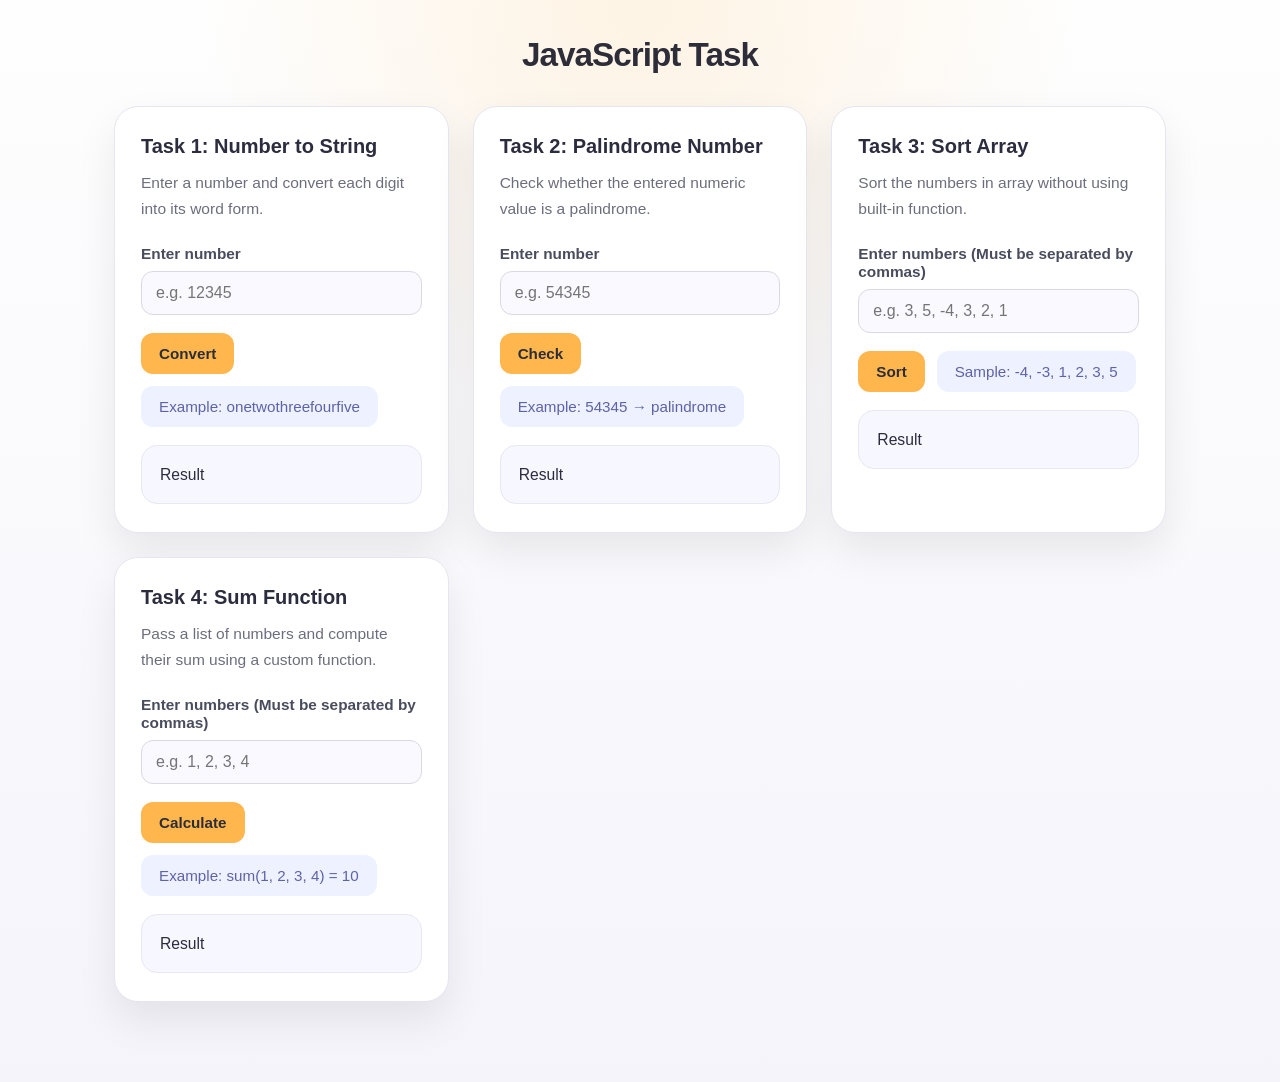
<file: cs128-js-hw.html>
<!DOCTYPE html>
<html lang="en">

<head>
    <meta charset="UTF-8" />
    <meta name="viewport" content="width=device-width, initial-scale=1.0" />
    <title>CS128 JavaScript Homework</title>
    <style>
         :root {
            --bg: #f5f4fb;
            --card: #fff;
            --accent: #ffb74d;
            --accent-dark: #f49f26;
            --text: #2c2d38;
            --muted: #6d6e7d;
            --border: #e6e6f0;
            --shadow: 0 18px 40px rgba(0, 0, 0, 0.08);
        }
        
        * {
            box-sizing: border-box;
        }
        
        body {
            margin: 0;
            font-family: 'Segoe UI', Tahoma, Geneva, Verdana, sans-serif;
            background: radial-gradient(circle at top, rgba(255, 183, 77, 0.15), transparent 35%), linear-gradient(180deg, #fefefe 0%, #f5f4fb 100%);
            color: var(--text);
        }
        
        .page {
            max-width: 1100px;
            margin: 0 auto;
            padding: 36px 24px 80px;
        }
        
        header {
            text-align: center;
            margin-bottom: 32px;
        }
        
        header h1 {
            margin: 0;
            font-size: clamp(2rem, 2.6vw, 3rem);
            letter-spacing: -0.03em;
        }
        
        header p {
            margin: 12px auto 0;
            max-width: 680px;
            color: var(--muted);
            font-size: 1rem;
            line-height: 1.6;
        }
        
        .grid {
            display: grid;
            grid-template-columns: repeat(auto-fit, minmax(320px, 1fr));
            gap: 24px;
        }
        
        .task-card {
            background: var(--card);
            border: 1px solid var(--border);
            border-radius: 24px;
            padding: 28px 26px;
            box-shadow: var(--shadow);
        }
        
        .task-card h2 {
            margin: 0 0 12px;
            font-size: 1.25rem;
            color: #2b2d3f;
        }
        
        .task-card .description {
            margin: 0 0 22px;
            color: var(--muted);
            line-height: 1.7;
            font-size: 0.97rem;
        }
        
        .field {
            margin-bottom: 18px;
        }
        
        .field label {
            display: block;
            margin-bottom: 8px;
            font-weight: 600;
            font-size: 0.96rem;
            color: #494c5d;
        }
        
        .field input,
        .field textarea {
            width: 100%;
            min-height: 44px;
            border: 1px solid #d9d9e6;
            border-radius: 12px;
            padding: 12px 14px;
            font-size: 1rem;
            color: #2b2d3f;
            background: #faf9ff;
            resize: vertical;
        }
        
        .field textarea {
            min-height: 80px;
        }
        
        .controls {
            display: flex;
            flex-wrap: wrap;
            gap: 12px;
            align-items: center;
            margin-bottom: 18px;
        }
        
        .controls button,
        .controls .hint {
            border: none;
            border-radius: 12px;
            padding: 12px 18px;
            font-size: 0.95rem;
            cursor: pointer;
        }
        
        .controls button {
            background: var(--accent);
            color: #2c2d38;
            font-weight: 700;
            transition: transform 0.15s ease, background 0.15s ease;
        }
        
        .controls button:hover {
            transform: translateY(-1px);
            background: var(--accent-dark);
        }
        
        .controls .hint {
            background: #eef1ff;
            color: #5f63a6;
            cursor: text;
        }
        
        .output {
            min-height: 50px;
            padding: 16px 18px;
            border-radius: 16px;
            background: #f7f7ff;
            border: 1px solid #e7e7f6;
            color: #2b2d3f;
            font-size: 0.98rem;
            line-height: 1.6;
            white-space: pre-wrap;
            word-break: break-word;
        }
        
        .output strong {
            color: #333;
        }
        
        .footer {
            text-align: center;
            margin-top: 42px;
            color: var(--muted);
            font-size: 0.95rem;
        }
    </style>
</head>

<body>
    <div class="page">
        <header>
            <h1>JavaScript Task</h1>
        </header>

        <div class="grid">
            <section class="task-card" id="task1">
                <h2>Task 1: Number to String</h2>
                <p class="description">Enter a number and convert each digit into its word form.</p>
                <div class="field">
                    <label for="numberToStringInput">Enter number</label>
                    <input id="numberToStringInput" type="text" placeholder="e.g. 12345" />
                </div>
                <div class="controls">
                    <button type="button" onclick="convertNumberToString()">Convert</button>
                    <div class="hint">Example: onetwothreefourfive</div>
                </div>
                <div class="output" id="numberToStringResult">Result</div>
            </section>

            <section class="task-card" id="task2">
                <h2>Task 2: Palindrome Number</h2>
                <p class="description">Check whether the entered numeric value is a palindrome.</p>
                <div class="field">
                    <label for="palindromeInput">Enter number</label>
                    <input id="palindromeInput" type="text" placeholder="e.g. 54345" />
                </div>
                <div class="controls">
                    <button type="button" onclick="checkPalindrome()">Check</button>
                    <div class="hint">Example: 54345 → palindrome</div>
                </div>
                <div class="output" id="palindromeResult">Result</div>
            </section>

            <section class="task-card" id="task3">
                <h2>Task 3: Sort Array</h2>
                <p class="description">Sort the numbers in array without using built-in function.</p>
                <div class="field">
                    <label for="sortArrayInput">Enter numbers (Must be separated by commas)</label>
                    <input id="sortArrayInput" type="text" placeholder="e.g. 3, 5, -4, 3, 2, 1" />
                </div>
                <div class="controls">
                    <button type="button" onclick="sortArrayManually()">Sort</button>
                    <div class="hint">Sample: -4, -3, 1, 2, 3, 5</div>
                </div>
                <div class="output" id="sortArrayResult">Result</div>
            </section>

            <section class="task-card" id="task4">
                <h2>Task 4: Sum Function</h2>
                <p class="description">Pass a list of numbers and compute their sum using a custom function.</p>
                <div class="field">
                    <label for="sumInput">Enter numbers (Must be separated by commas)</label>
                    <input id="sumInput" type="text" placeholder="e.g. 1, 2, 3, 4" />
                </div>
                <div class="controls">
                    <button type="button" onclick="sumNumbers()">Calculate</button>
                    <div class="hint">Example: sum(1, 2, 3, 4) = 10</div>
                </div>
                <div class="output" id="sumResult">Result</div>
            </section>
        </div>

    </div>

    <script>
        const digitNames = {
            '0': 'zero',
            '1': 'one',
            '2': 'two',
            '3': 'three',
            '4': 'four',
            '5': 'five',
            '6': 'six',
            '7': 'seven',
            '8': 'eight',
            '9': 'nine'
        };

        function convertNumberToString() {
            const input = document.getElementById('numberToStringInput').value.trim();
            const resultEl = document.getElementById('numberToStringResult');

            if (!input) {
                resultEl.textContent = 'Please enter a number.';
                return;
            }

            const cleaned = input.replace(/\s+/g, '');
            if (!/^[-+]?\d+$/.test(cleaned)) {
                resultEl.textContent = 'Only whole numbers are allowed. Remove decimals or letters and try again.';
                return;
            }

            const sign = cleaned.startsWith('-') ? 'minus' : cleaned.startsWith('+') ? 'plus' : '';
            const digits = cleaned.replace(/^[-+]/, '').split('');
            const converted = digits.map(digit => digitNames[digit] || '?').join('');
            resultEl.textContent = sign ? sign + converted : converted;
        }

        function checkPalindrome() {
            const input = document.getElementById('palindromeInput').value.trim();
            const resultEl = document.getElementById('palindromeResult');

            if (!input) {
                resultEl.textContent = 'Please enter a number.';
                return;
            }

            const cleaned = input.replace(/\s+/g, '');
            if (!/^[-+]?\d+$/.test(cleaned)) {
                resultEl.textContent = 'Only whole numbers are allowed. Try again.';
                return;
            }

            const normalized = cleaned.replace(/^[-+]/, '');
            const reversed = normalized.split('').reverse().join('');
            const isPalindrome = normalized === reversed;
            resultEl.innerHTML = isPalindrome ?
                `<strong>${cleaned}</strong> is a palindrome number.` :
                `<strong>${cleaned}</strong> is not a palindrome number.`;
        }

        function sortArrayManually() {
            const input = document.getElementById('sortArrayInput').value.trim();
            const resultEl = document.getElementById('sortArrayResult');

            if (!input) {
                resultEl.textContent = 'Please enter some numbers separated by commas.';
                return;
            }

            const values = input.split(',').map(item => item.trim()).filter(item => item !== '');
            const numbers = values.map(value => Number(value));

            if (numbers.some(value => Number.isNaN(value))) {
                resultEl.textContent = 'Please provide a valid comma-separated list of numbers.';
                return;
            }

            // simple bubble sort implementation
            const sorted = numbers.slice();
            for (let i = 0; i < sorted.length - 1; i += 1) {
                for (let j = 0; j < sorted.length - 1 - i; j += 1) {
                    if (sorted[j] > sorted[j + 1]) {
                        const temp = sorted[j];
                        sorted[j] = sorted[j + 1];
                        sorted[j + 1] = temp;
                    }
                }
            }

            resultEl.innerHTML = `<strong>Sorted result:</strong> ${sorted.join(', ')}.`;
        }

        function sumNumbers() {
            const input = document.getElementById('sumInput').value.trim();
            const resultEl = document.getElementById('sumResult');

            if (!input) {
                resultEl.textContent = 'Please enter some numbers separated by commas.';
                return;
            }

            const values = input.split(',').map(item => item.trim()).filter(item => item !== '');
            const numbers = values.map(value => Number(value));

            if (numbers.some(value => Number.isNaN(value))) {
                resultEl.textContent = 'Please provide a valid comma-separated list of numbers.';
                return;
            }

            const total = calculateSum(...numbers);
            resultEl.innerHTML = `sum(${numbers.join(', ')}) = <strong>${total}</strong>`;
        }

        function calculateSum(...nums) {
            let total = 0;
            for (let i = 0; i < nums.length; i += 1) {
                total += nums[i];
            }
            return total;
        }
    </script>

</body>

</html>
</file>
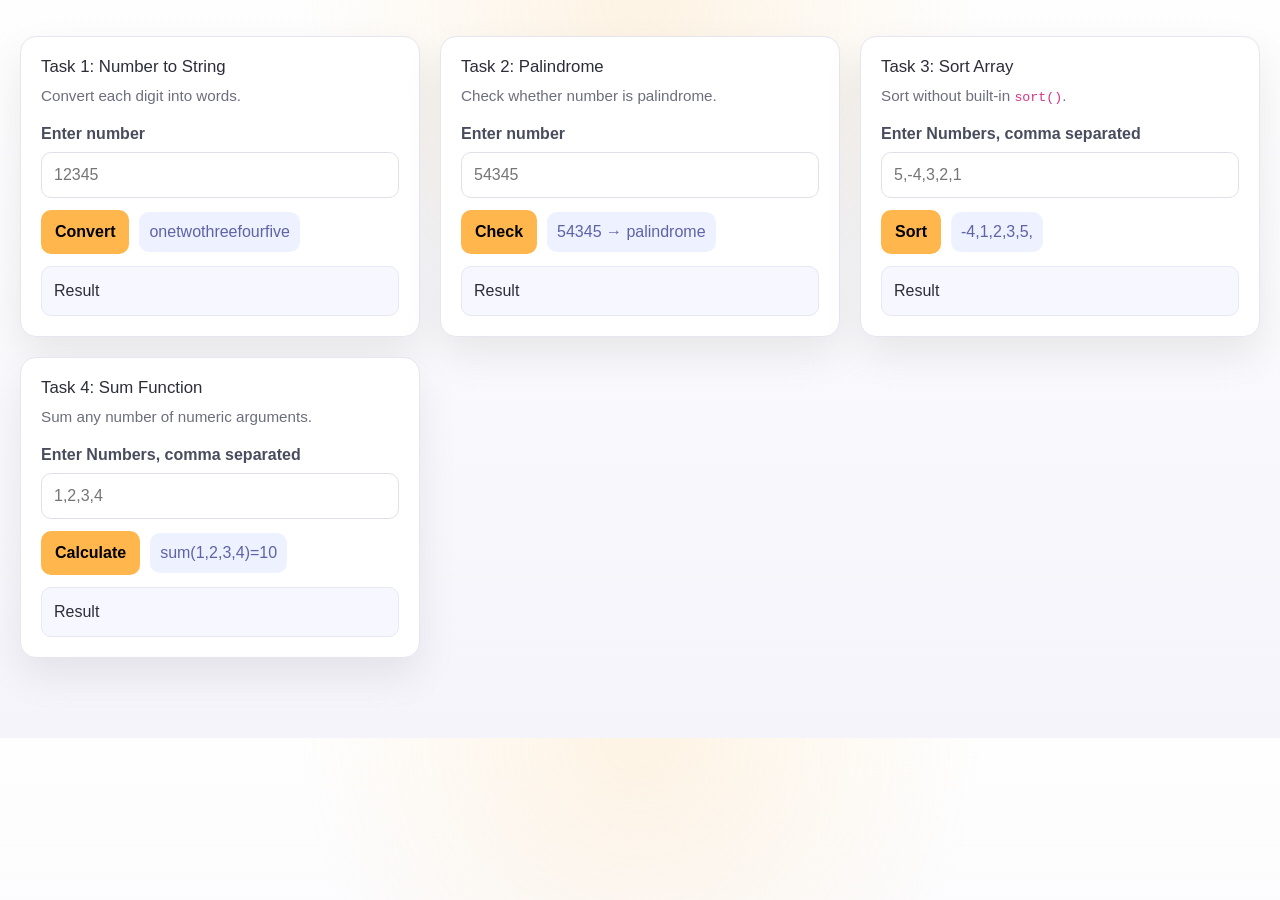
<file: cs128hww.html>
<!DOCTYPE html>
<html lang="en">

<head>
    <meta charset="UTF-8" />
    <meta name="viewport" content="width=device-width, initial-scale=1.0" />
    <title>CS128 Homework</title>
    <link href="https://cdn.jsdelivr.net/npm/bootstrap@5.0.2/dist/css/bootstrap.min.css" rel="stylesheet" integrity="sha384-EVSTQN3/azprG1Anm3QDgpJLIm9Nao0Yz1ztcQTwFspd3yD65VohhpuuCOmLASjC" crossorigin="anonymous">
    <script src="https://cdn.jsdelivr.net/npm/bootstrap@5.0.2/dist/js/bootstrap.bundle.min.js" integrity="sha384-MrcW6ZMFYlzcLA8Nl+NtUVF0sA7MsXsP1UyJoMp4YLEuNSfAP+JcXn/tWtIaxVXM" crossorigin="anonymous"></script>
    <style>
         :root {
            --bg: #f5f4fb;
            --card: #fff;
            --accent: #ffb74d;
            --accent-dark: #f49f26;
            --text: #2c2d38;
            --muted: #6d6e7d;
            --border: #e6e6f0;
            --shadow: 0 18px 40px rgba(0, 0, 0, 0.08);
        }
        
        * {
            box-sizing: border-box;
        }
        
        body {
            margin: 0;
            font-family: 'Segoe UI', Tahoma, Geneva, Verdana, sans-serif;
            background: radial-gradient(circle at top, rgba(255, 183, 77, 0.15), transparent 35%), linear-gradient(180deg, #fefefe 0%, #f5f4fb 100%);
            color: var(--text);
        }
        
        .page {
            max-width: 1300px;
            margin: 0 auto;
            padding: 36px 20px 80px;
        }
        
        .grid {
            display: grid;
            grid-template-columns: 1fr;
            gap: 20px;
        }
        
        @media (min-width: 640px) {
            .grid {
                grid-template-columns: repeat(2, 1fr);
            }
        }
        
        @media (min-width: 1000px) {
            .grid {
                grid-template-columns: repeat(3, 1fr);
            }
        }
        
        @media (min-width: 1400px) {
            .grid {
                grid-template-columns: repeat(4, 1fr);
            }
        }
        
        .task-card {
            background: var(--card);
            border: 1px solid var(--border);
            border-radius: 16px;
            padding: 20px;
            box-shadow: var(--shadow);
        }
        
        .task-card h2 {
            margin: 0 0 8px;
            font-size: 1.05rem;
        }
        
        .task-card .description {
            margin: 0 0 14px;
            color: var(--muted);
            font-size: 0.95rem;
        }
        
        .field {
            margin-bottom: 12px;
        }
        
        .field label {
            display: block;
            margin-bottom: 6px;
            font-weight: 600;
            color: #494c5d;
        }
        
        .field input {
            width: 100%;
            padding: 10px 12px;
            border-radius: 10px;
            border: 1px solid #e0e0ea;
        }
        
        .controls {
            display: flex;
            gap: 10px;
            align-items: center;
            margin-bottom: 12px;
        }
        
        .controls button {
            background: var(--accent);
            border: none;
            padding: 10px 14px;
            border-radius: 10px;
            font-weight: 700;
            cursor: pointer;
        }
        
        .controls button:hover {
            background: var(--accent-dark);
        }
        
        .controls .hint {
            background: #eef1ff;
            padding: 8px 10px;
            border-radius: 10px;
            color: #5f63a6;
        }
        
        .output {
            min-height: 42px;
            padding: 12px;
            border-radius: 10px;
            background: #f7f7ff;
            border: 1px solid #e7e7f6;
        }
    </style>
</head>

<body>
    <div class="page">

        <div class="grid">
            <section class="task-card">
                <h2>Task 1: Number to String</h2>
                <p class="description">Convert each digit into words.</p>
                <div class="field"><label>Enter number</label><input id="n1" placeholder="12345"></div>
                <div class="controls"><button onclick="convertNumberToString()">Convert</button>
                    <div class="hint">onetwothreefourfive</div>
                </div>
                <div class="output" id="r1">Result</div>
            </section>

            <section class="task-card">
                <h2>Task 2: Palindrome</h2>
                <p class="description">Check whether number is palindrome.</p>
                <div class="field"><label>Enter number</label><input id="n2" placeholder="54345"></div>
                <div class="controls"><button onclick="checkPalindrome()">Check</button>
                    <div class="hint">54345 → palindrome</div>
                </div>
                <div class="output" id="r2">Result</div>
            </section>

            <section class="task-card">
                <h2>Task 3: Sort Array</h2>
                <p class="description">Sort without built-in <code>sort()</code>.</p>
                <div class="field"><label>Enter Numbers, comma separated</label><input id="n3" placeholder="5,-4,3,2,1"></div>
                <div class="controls"><button onclick="sortArrayManually()">Sort</button>
                    <div class="hint">-4,1,2,3,5,</div>
                </div>
                <div class="output" id="r3">Result</div>
            </section>

            <section class="task-card">
                <h2>Task 4: Sum Function</h2>
                <p class="description">Sum any number of numeric arguments.</p>
                <div class="field"><label>Enter Numbers, comma separated</label><input id="n4" placeholder="1,2,3,4"></div>
                <div class="controls"><button onclick="sumNumbers()">Calculate</button>
                    <div class="hint">sum(1,2,3,4)=10</div>
                </div>
                <div class="output" id="r4">Result</div>
            </section>
        </div>

        <script>
            const digitNames = {
                '0': 'zero',
                '1': 'one',
                '2': 'two',
                '3': 'three',
                '4': 'four',
                '5': 'five',
                '6': 'six',
                '7': 'seven',
                '8': 'eight',
                '9': 'nine'
            };

            function convertNumberToString() {
                const i = document.getElementById('n1').value.trim(),
                    o = document.getElementById('r1');
                if (!i) {
                    o.textContent = 'Please enter a number.';
                    return
                }
                const c = i.replace(/\s+/g, '');
                if (!/^[-+]?\d+$/.test(c)) {
                    o.textContent = 'Only numbers are allowed.';
                    return
                }
                const s = c.startsWith('-') ? 'minus' : c.startsWith('+') ? 'plus' : '';
                const d = c.replace(/^[-+]/, '').split('');
                o.textContent = (s ? s : '') + d.map(x => digitNames[x] || '?').join('');
            }

            function checkPalindrome() {
                const i = document.getElementById('n2').value.trim(),
                    o = document.getElementById('r2');
                if (!i) {
                    o.textContent = 'Please enter a number.';
                    return
                }
                const c = i.replace(/\s+/g, '');
                if (!/^[-+]?\d+$/.test(c)) {
                    o.textContent = 'Only numbers allowed.';
                    return
                }
                const n = c.replace(/^[-+]/, ''),
                    r = n.split('').reverse().join('');
                o.innerHTML = (n === r) ? `<strong>${c}</strong> is a palindrome.` : `<strong>${c}</strong> is not a palindrome.`
            }

            function sortArrayManually() {
                const i = document.getElementById('n3').value.trim(),
                    o = document.getElementById('r3');
                if (!i) {
                    o.textContent = 'Enter numbers.';
                    return
                }
                const vals = i.split(',').map(s => s.trim()).filter(Boolean);
                const nums = vals.map(Number);
                if (nums.some(Number.isNaN)) {
                    o.textContent = 'Invalid numbers.';
                    return
                }
                const arr = nums.slice();
                for (let a = 0; a < arr.length - 1; a++) {
                    for (let b = 0; b < arr.length - 1 - a; b++) {
                        if (arr[b] > arr[b + 1]) {
                            [arr[b], arr[b + 1]] = [arr[b + 1], arr[b]]
                        }
                    }
                }
                o.textContent = arr.join(', ')
            }

            function sumNumbers() {
                const i = document.getElementById('n4').value.trim(),
                    o = document.getElementById('r4');
                if (!i) {
                    o.textContent = 'Enter numbers.';
                    return
                }
                const vals = i.split(',').map(s => s.trim()).filter(Boolean);
                const nums = vals.map(Number);
                if (nums.some(Number.isNaN)) {
                    o.textContent = 'Invalid numbers.';
                    return
                }
                let t = 0;
                for (let v of nums) t += v;
                o.innerHTML = `sum(${nums.join(', ')}) = <strong>${t}</strong>`
            }
        </script>
</body>

</html>
</file>
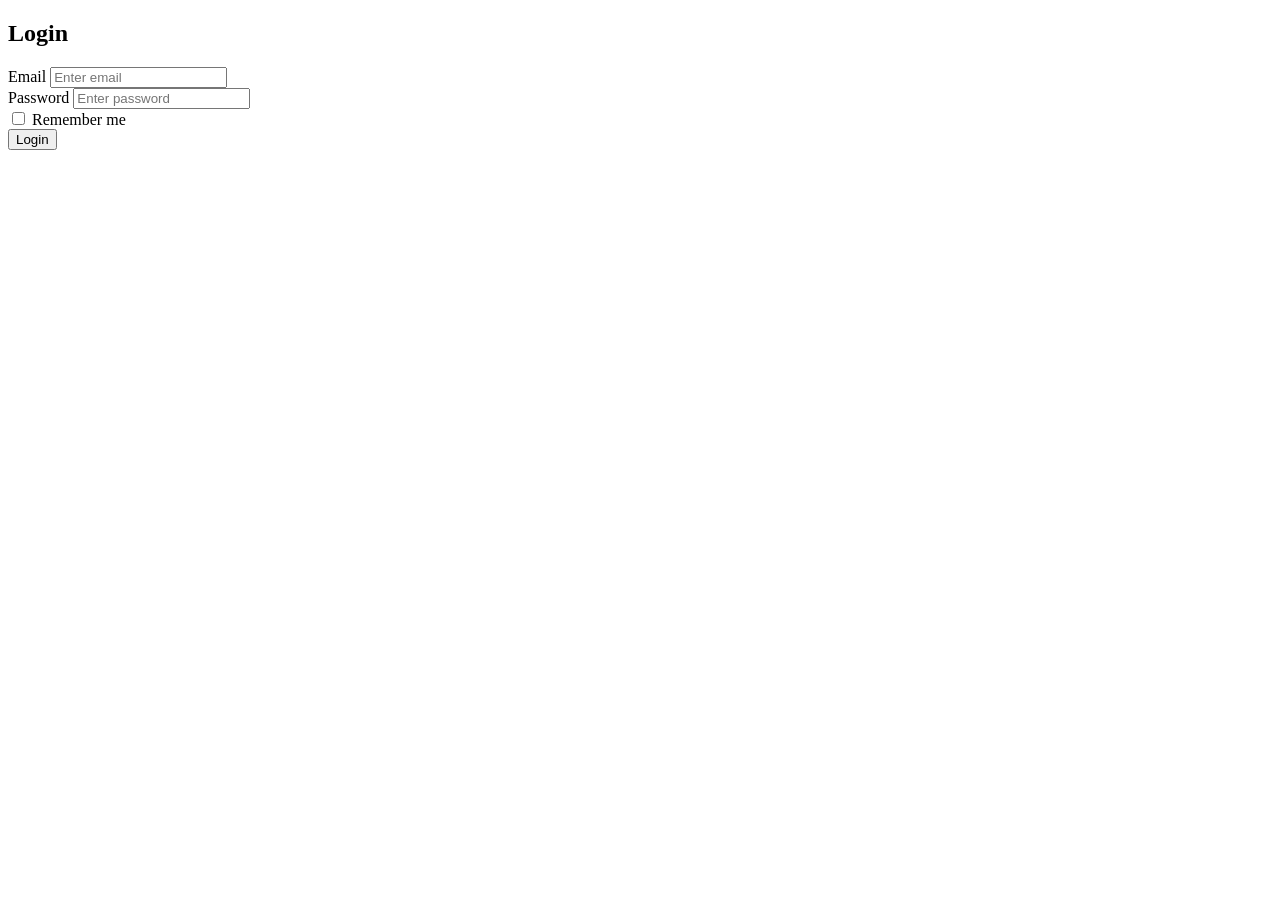
<file: kik.html>
<!DOCTYPE html>
<html lang="en">

<head>
    <meta charset="UTF-8">
    <meta name="viewport" content="width=device-width, initial-scale=1.0">
    <title>Document</title>
</head>

<body>
    <div class="container mt-5">
        <div class="row justify-content-center align-items-center vh-100">
            <div class="col-md-5">

                <div class="card shadow p-4 rounded-4">

                    <h2 class="text-center mb-4">Login</h2>

                    <form>

                        <!-- Email -->
                        <div class="mb-3">
                            <label class="form-label">Email</label>
                            <input type="email" class="form-control" placeholder="Enter email">
                        </div>

                        <!-- Password -->
                        <div class="mb-3">
                            <label class="form-label">Password</label>
                            <input type="password" class="form-control" placeholder="Enter password">
                        </div>

                        <!-- Remember me -->
                        <div class="form-check mb-3">
                            <input type="checkbox" class="form-check-input" id="remember">
                            <label class="form-check-label" for="remember">
                                Remember me
                            </label>
                        </div>

                        <!-- Button -->
                        <button type="submit" class="btn btn-primary w-100" onclick="alert('You successfully login.')">
                            Login
                        </button>

                    </form>

                </div>

            </div>
        </div>
    </div>

</body>

</html>
</file>
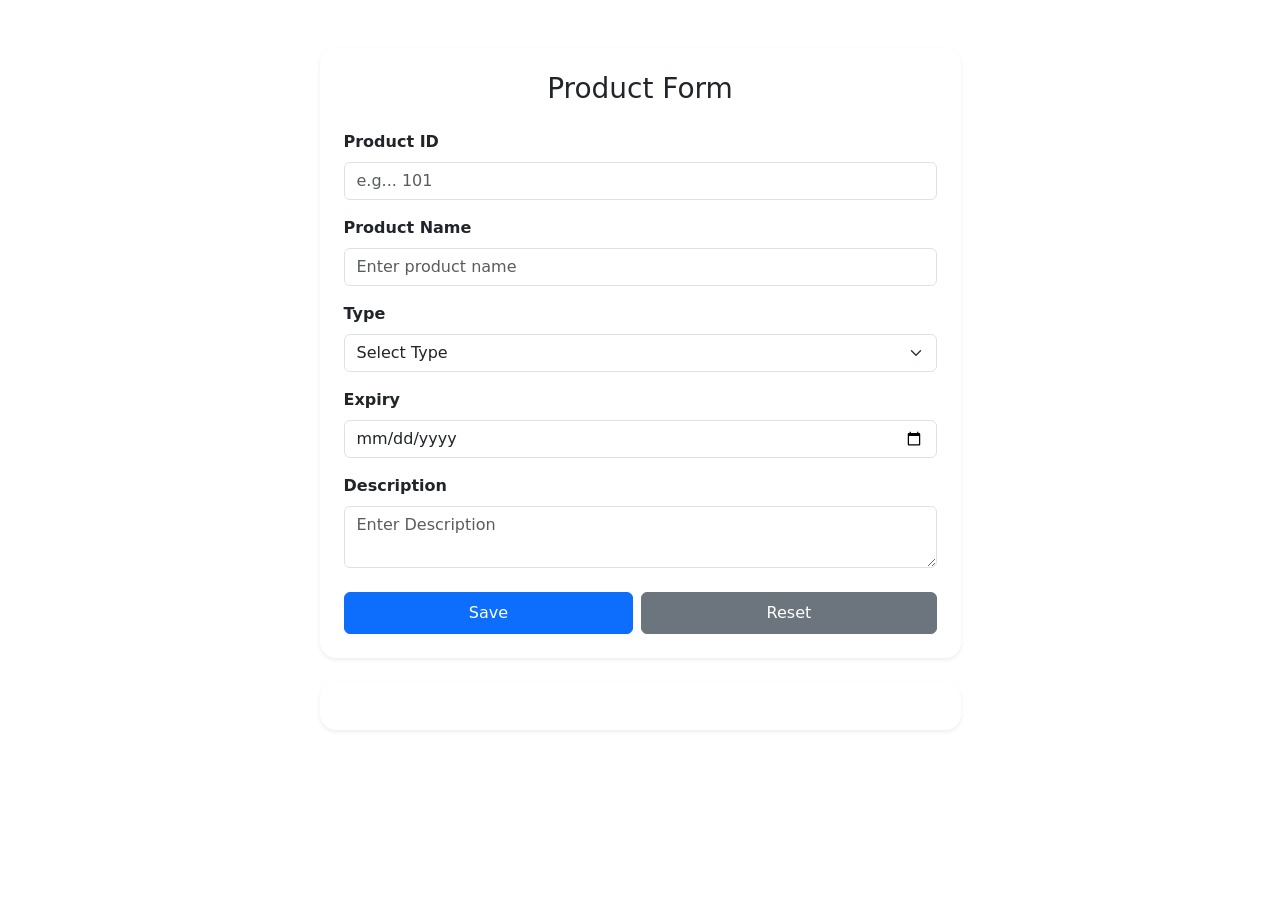
<file: product-form.html>
<!DOCTYPE html>
<html lang="en">

<head>
    <meta charset="UTF-8">
    <meta name="viewport" content="width=device-width, initial-scale=1.0">
    <title>Product Information</title>
    <link href="https://cdn.jsdelivr.net/npm/bootstrap@5.0.2/dist/css/bootstrap.min.css" rel="stylesheet" integrity="sha384-EVSTQN3/azprG1Anm3QDgpJLIm9Nao0Yz1ztcQTwFspd3yD65VohhpuuCOmLASjC" crossorigin="anonymous">
    <script src="https://cdn.jsdelivr.net/npm/bootstrap@5.0.2/dist/js/bootstrap.bundle.min.js" integrity="sha384-MrcW6ZMFYlzcLA8Nl+NtUVF0sA7MsXsP1UyJoMp4YLEuNSfAP+JcXn/tWtIaxVXM" crossorigin="anonymous"></script>
</head>


<body>
    <div class="container py-5">
        <div class="row justify-content-center">
            <div class="col-md-8 col-lg-7">
                <!-- Form Card -->
                <div class="card shadow-sm border-0 rounded-4">
                    <div class="card-body p-4">
                        <h3 class="card-title mb-4 text-center">Product Form</h3>

                        <form id="productForm">
                            <div class="mb-3">
                                <!--id-->
                                <label class="form-label fw-bold">Product ID</label>
                                <input type="text" id="productId" class="form-control" placeholder="e.g... 101">
                                <div class="text-danger small" id="errId"></div>
                            </div>

                            <div class="mb-3">
                                <!--name-->
                                <label class="form-label fw-bold">Product Name</label>
                                <input type="text" id="name" class="form-control" placeholder="Enter product name">
                                <div class="text-danger small" id="errName"></div>
                            </div>

                            <div class="mb-3">
                                <!--type-->
                                <label class="form-label fw-bold">Type</label>
                                <select id="productType" class="form-select">
                                    <option value="" selected>Select Type</option>
                                    <option value="Fruit">Fruit</option>
                                    <option value="Vegetable">Vegetable</option>
                                    <option value="Dairy">Dairy</option>
                                    <option value="Beverage">Beverage</option>
                                    <option value="Snack">Snack</option>
                                </select>
                                <div class="text-danger small" id="errType"></div>
                            </div>

                            <div class="mb-3">
                                <!--expiry-->
                                <label class="form-label fw-bold">Expiry</label>
                                <input type="date" id="expire" class="form-control">
                                <div class="text-danger small" id="errExpire"></div>
                            </div>

                            <div class="mb-4">
                                <label class="form-label fw-bold">Description</label>
                                <textarea id="desc" class="form-control" rows="2" placeholder="Enter Description"></textarea>
                                <div class="text-danger small" id="errDesc"></div>
                            </div>

                            <div class="d-flex gap-2">
                                <button type="button" id="saveBtn" class="btn btn-primary flex-fill py-2">Save</button>
                                <button type="button" id="resetBtn" class="btn btn-secondary flex-fill py-2">Reset</button>
                            </div>
                        </form>
                    </div>
                </div>

                <!--display-->
                <div class="card mt-4 border-0 rounded-4 bg-white shadow-sm">
                    <div class="card-body p-4">
                        <p id="display" class="mb-0" style="font-family: monospace; white-space: pre-line;"></p>
                    </div>
                </div>
            </div>
        </div>
    </div>
    <script>
        const form = document.getElementById('productForm');
        const idInput = document.getElementById('productId');
        const nameInput = document.getElementById('name');
        const typeSelect = document.getElementById('productType');
        const expireInput = document.getElementById('expire');
        const descInput = document.getElementById('desc');
        const display = document.getElementById('display');
        const errName = document.getElementById('errName');
        const errDesc = document.getElementById('errDesc');
        const errId = document.getElementById('errId');
        const errType = document.getElementById('errType');
        const errExpire = document.getElementById('errExpire');

        function clearErrors() {
            errId.innerText = '';
            errName.innerText = '';
            errType.innerText = '';
            errExpire.innerText = '';
            errDesc.innerText = '';
        }

        function formatDate(iso) {
            if (!iso) return '';
            const d = new Date(iso);
            if (isNaN(d)) return iso;
            const dd = String(d.getDate()).padStart(2, '0');
            const mm = String(d.getMonth() + 1).padStart(2, '0');
            const yyyy = d.getFullYear();
            return `${dd}/${mm}/${yyyy}`;
        }

        function validate() {
            clearErrors();
            let ok = true;
            if (idInput.value.trim() === '') {
                errId.innerText = 'Product ID is required.';
                ok = false;
            }
            if (nameInput.value.trim() === '') {
                errName.innerText = 'Product Name is required.';
                ok = false;
            }
            if (typeSelect.value === '') {
                errType.innerText = 'Type is required.';
                ok = false;
            }
            if (expireInput.value === '') {
                errExpire.innerText = 'Expiry date is required.';
                ok = false;
            }
            if (descInput.value.trim() === '') {
                errDesc.innerText = 'Description is required.';
                ok = false;
            }
            return ok;
        }

        function showInfo() {
            if (!validate()) return;
            const formattedDate = formatDate(expireInput.value);
            display.innerText = `======= Product Information ========\nProduct ID: ${idInput.value.trim()}\nProduct Name: ${nameInput.value.trim()}\nType: ${typeSelect.value}\nExpire: ${formattedDate}\nDescription: ${descInput.value.trim()}`;
        }

        function resetForm() {
            idInput.value = '';
            nameInput.value = '';
            typeSelect.selectedIndex = 0;
            expireInput.value = '';
            descInput.value = '';
            clearErrors();
            display.innerText = '';
        }

        document.getElementById('saveBtn').addEventListener('click', showInfo);
        document.getElementById('resetBtn').addEventListener('click', resetForm);
    </script>


</body>

</html>
</file>
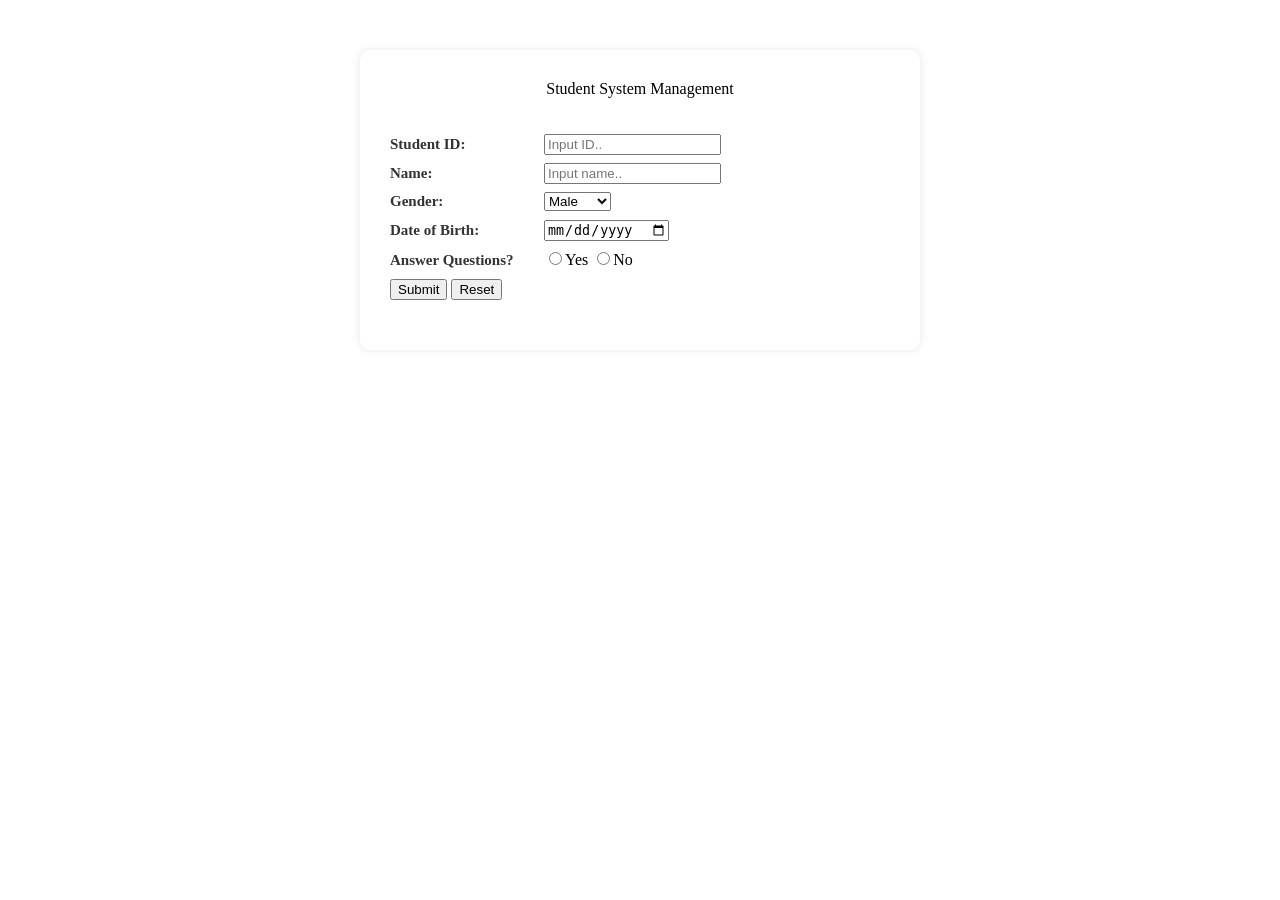
<file: student-form.html>
<!DOCTYPE html>
<html lang="en">

<head>
    <meta charset="UTF-8">
    <meta name="viewport" content="width=device-width, initial-scale=1.0">
    <title>Document</title>
    <style>
        .form-container {
            width: 500px;
            margin: 50px auto;
            background-color: white;
            padding: 30px;
            border-radius: 10px;
            box-shadow: 0px 0px 10px rgba(0, 0, 0, 0.1);
        }
        
        label {
            display: inline-block;
            width: 150px;
            font-weight: bold;
            color: #333;
            font-size: 15px;
            margin-bottom: 10px;
        }
    </style>
</head>

<body>
    <form class="form-container">
        <center>Student System Management</center><br><br>
        <label for="studentID">Student ID:</label>
        <input type="text" id="studentID" placeholder="Input ID.."><br>
        <label for="name">Name:</label>
        <input type="text" id="name" placeholder="Input name.."><br>
        <label for="gender">Gender:</label>
        <select id="gender">
            <option value="Male">Male</option>
            <option value="Female">Female</option>
        </select><br>
        <label for=dob>Date of Birth:</label>
        <input type="date" id="dob"><br>
        <label for="answer">Answer Questions?</label>
        <input type="radio" id="YES" name="answer" value="Yes" onclick="toggleQuestions()">Yes
        <input type="radio" id="NO" name="answer" value="No" onclick="toggleQuestions()">No
        <div id="questions" style="display: none; margin-top: 10px;">
            <textarea id="answers" cols="50" rows="5" placeholder="Type your answer here..."></textarea>
        </div><br>
        <button type="button" onclick="submitForm()">Submit</button>
        <button type="button" onclick="resetForm()">Reset</button>
        <div id="display" style="margin-top: 20px; line-height: 1.8; font-weight: bold; white-space: pre-wrap;"></div>
    </form>


    <script>
        function toggleQuestions() {
            const answerYes = document.getElementById('YES').checked;
            const questionBlock = document.getElementById('questions');
            questionBlock.style.display = answerYes ? 'block' : 'none';
        }

        function submitForm() {
            const id = document.getElementById('studentID').value.trim();
            const name = document.getElementById('name').value.trim();
            const gender = document.getElementById('gender').value;
            const dob = document.getElementById('dob').value;
            const answerChoice = document.querySelector('input[name="answer"]:checked');
            const answerText = document.getElementById('answers').value.trim();
            const display = document.getElementById('display');

            if (!id || !name || !dob || !answerChoice) {
                display.textContent = 'Please fill in all fields and choose Yes or No.';
                display.style.color = 'red';
                return;
            }

            const answerLine = answerChoice.value === 'Yes' ?
                `Answer: ${answerText || 'No answer provided.'}` :
                'Answer: No';

            display.style.color = '#111';
            display.innerHTML =
                `===== Personal Information =====<br>` +
                `Student ID: ${id}<br>` +
                `Name: ${name}<br>` +
                `Gender: ${gender}<br>` +
                `Date of Birth: ${dob}` +
                `${answerLine}`;
        }

        function resetForm() {
            document.querySelector('form').reset();
            document.getElementById('questions').style.display = 'none';
            document.getElementById('display').textContent = '';
        }
    </script>
</body>

</html>
</file>
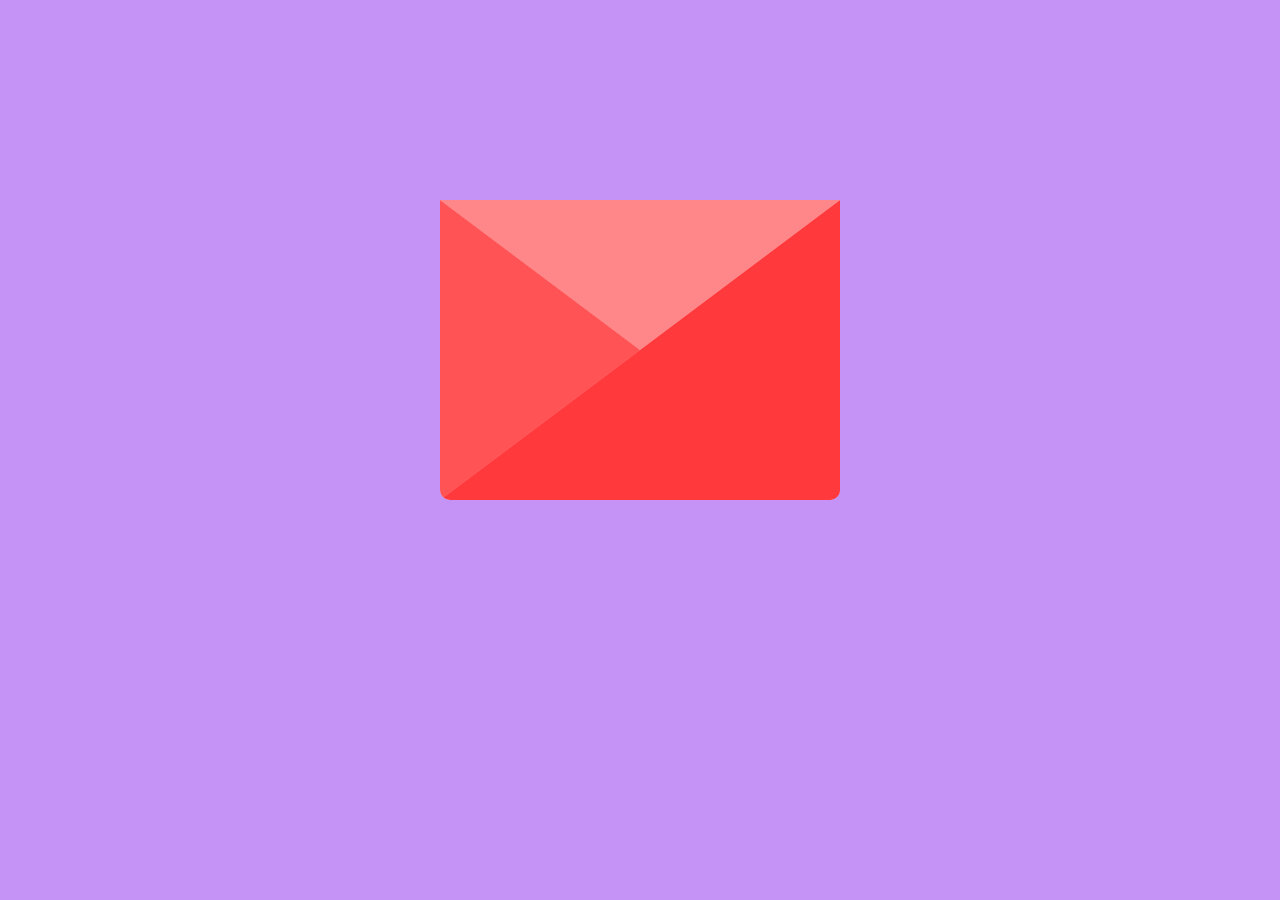
<file: fun project/envelope.html>
<!DOCTYPE html>
<html lang="en">

<head>
    <meta charset="UTF-8">
    <meta name="viewport" content="width=device-width, initial-scale=1.0">
    <title>Envelope</title>
    <link rel="stylesheet" type="text/css" href="envelope.css">
    <script src="envelope.js" defer></script>
</head>

<body>

    <div class="envelope" id="envelope">
        <div class="cover top close" id="envelopeTop"></div>
        <div class="cover bottom right" id="bottom-right"></div>
        <div class="cover left" id="left"></div>
        <div class="letter in" id="contact">
            <div class="letter-text">
                <h4>Dear Friend,</h4>
                <p>This letter is hidden inside the envelope until you open it.</p>
                <p>Hover over the envelope to reveal the message.</p>
                <p>Sincerely,<br>Envelope</p>
            </div>
        </div>
    </div>



</body>

</html>
</file>
<file: fun project/envelope.css>
body {
    background-color: rgb(197, 146, 245);
    margin: 0px;
    padding: 0px;
}

.cover {
    position: absolute;
    height: 0px;
    width: 0px;
}

.cover.top {
    border-left: 200px solid transparent;
    border-right: 200px solid transparent;
    border-bottom: 150px solid transparent;
    border-top: 150px solid #ff8789;
    transform-origin: top;
}

.cover.bottom.right {
    border-left: 200px solid transparent;
    border-right: 200px solid #ff393c;
    border-bottom: 150px solid #ff393c;
    border-top: 150px solid transparent;
    border-bottom-left-radius: 10px;
    border-bottom-right-radius: 10px;
}

.cover.left {
    border-left: 200px solid #ff5355;
    border-right: 200px solid transparent;
    border-bottom: 150px solid transparent;
    border-top: 150px solid transparent;
    border-bottom-left-radius: 10px;
}

.envelope {
    position: relative;
    width: 400px;
    height: 300px;
    border-bottom-left-radius: 10px;
    border-bottom-right-radius: 10px;
    margin-left: auto;
    margin-right: auto;
    top: 200px;
    background-color: #ff8789;
    perspective: 1000px;
    transform-style: preserve-3d;
    overflow: hidden;
    /* keep letter clipped inside */
}

.letter {
    background: #ffffff;
    position: absolute;
    top: 180px;
    left: 50%;
    transform: translate(-50%, 0);
    width: 88%;
    height: 62%;
    margin: 0 auto;
    border-radius: 8px;
    box-sizing: border-box;
    padding: 18px 16px;
    text-align: left;
    font-family: 'Kalam', cursive;
    perspective: 1000px;
    transform-style: preserve-3d;
    opacity: 0;
    box-shadow: 0 12px 30px rgba(0, 0, 0, 0.14);
    border: 1px solid rgba(0, 0, 0, 0.08);
    transition: transform 0.4s ease, opacity 0.4s ease;
}

.letter-text {
    opacity: 0;
    transition: opacity 0.3s ease 0.2s;
}

.out-partial .letter-text {
    opacity: 1;
}

.open {
    transform: rotateX(180deg);
    transition: transform 0.4s ease;
    z-index: 1;
}

.close {
    transform: rotateX(0deg);
    transition: transform 0.4s ease;
    z-index: 5;
}

.in {
    transform: translate(-50%, 0);
    opacity: 0;
    transition: transform 0.4s ease, opacity 0.4s ease;
    z-index: 3;
}

.out-partial {
    transform: translate(-50%, -140px);
    opacity: 1;
    transition: transform 0.4s 0.1s ease, opacity 0.4s ease;
    z-index: 3;
}
</file>
